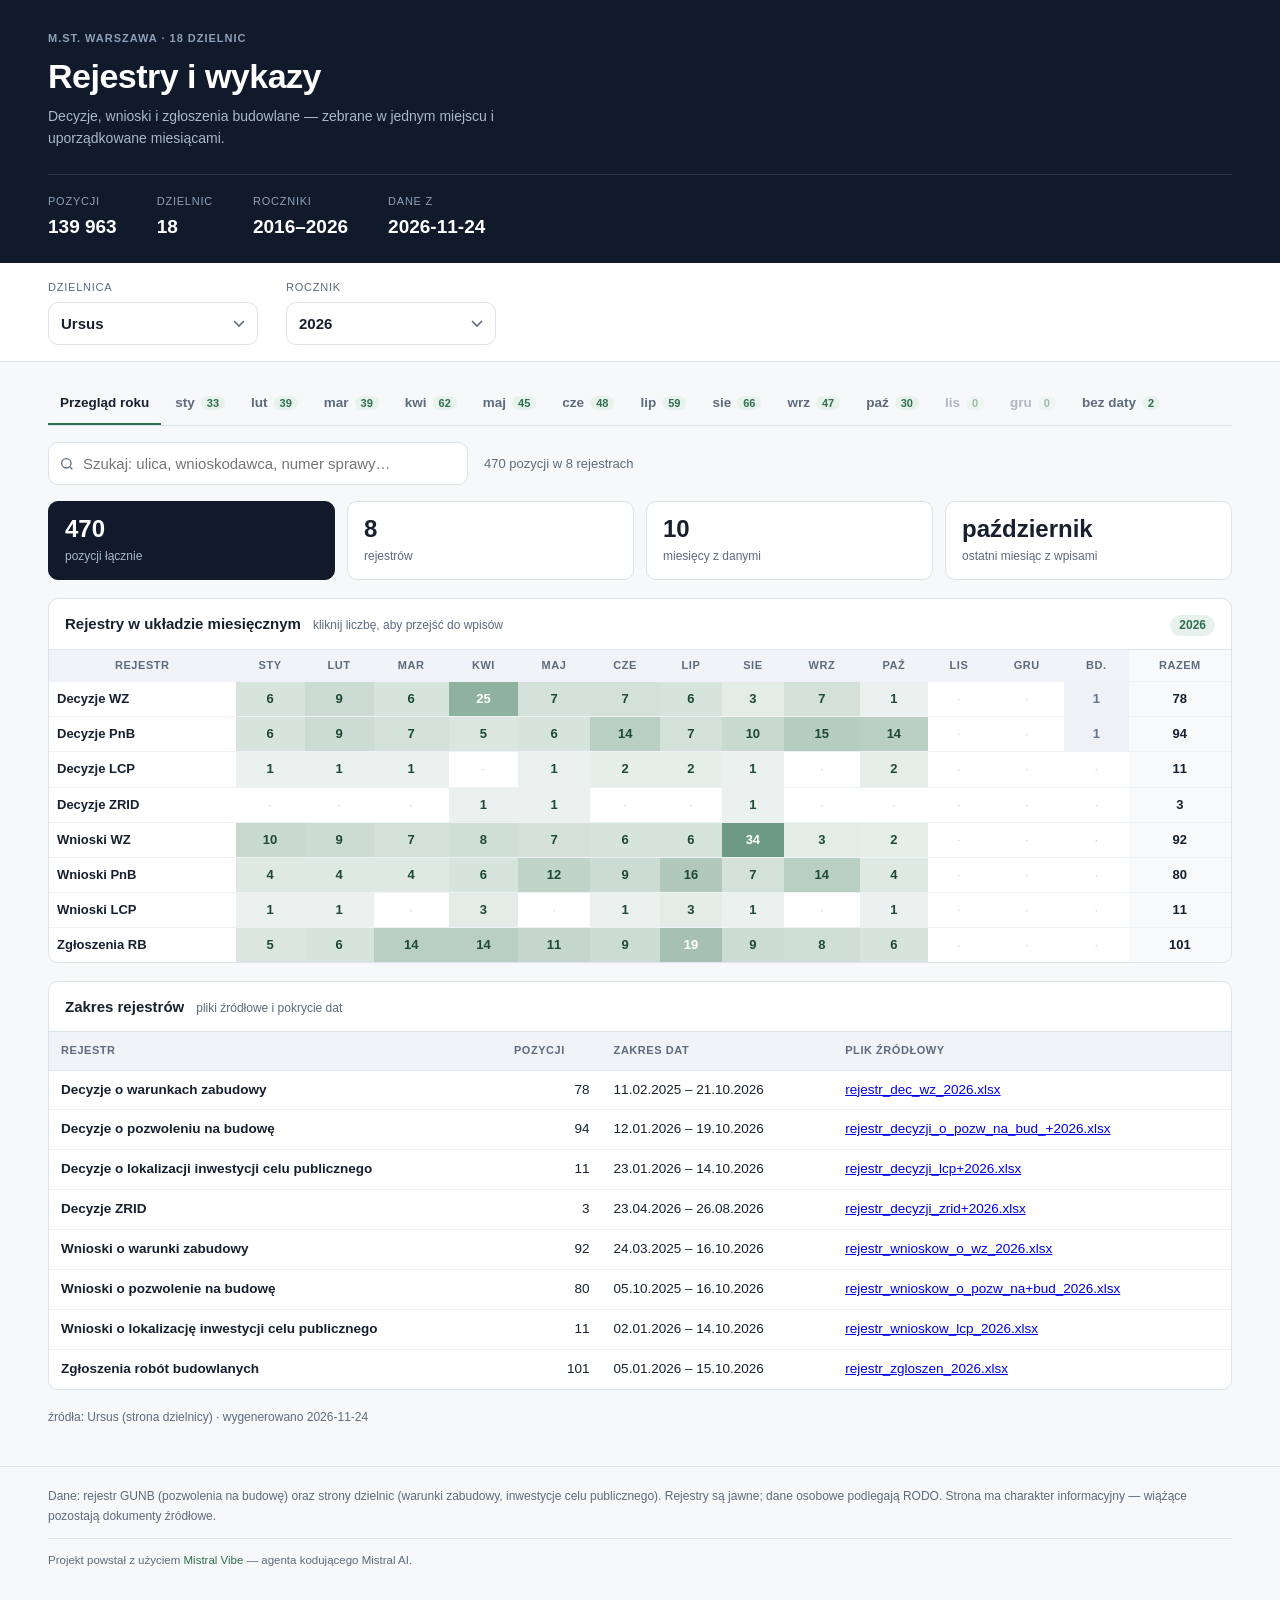
<file: site/index.html>
<!DOCTYPE html>
<html lang="pl">
<head>
<meta charset="utf-8">
<meta name="viewport" content="width=device-width, initial-scale=1">
<title>Rejestry i wykazy — Warszawa, 18 dzielnic</title>
<meta name="description" content="Decyzje o warunkach zabudowy, pozwolenia na budowę i wnioski w 18 dzielnicach Warszawy. 139 963 pozycji, roczniki 2016–2026.">
<style>:root {
  --navy: #101a2b;
  --navy-2: #1b2a44;
  --ink: #16202e;
  --muted: #5d6b7d;
  --line: #dde3ea;
  --bg: #f6f8fa;
  --card: #fff;
  --accent: #2f6f4f;
  --accent-soft: #e8f2ec;
  --radius: 10px;
  --maxw: 1280px;
  --pad: clamp(16px, 4vw, 48px);
}

* { box-sizing: border-box; }

html { -webkit-text-size-adjust: 100%; }

body {
  margin: 0;
  background: var(--bg);
  color: var(--ink);
  font: 15px/1.55 -apple-system, BlinkMacSystemFont, "Segoe UI", Roboto,
        "Helvetica Neue", Arial, sans-serif;
}

/* Wspólny kontener — dzięki niemu nagłówek, sterowanie, treść i stopka
   mają dokładnie tę samą szerokość. */
.wrap {
  max-width: var(--maxw);
  margin: 0 auto;
  padding-left: var(--pad);
  padding-right: var(--pad);
}

.muted { color: var(--muted); }

/* ---------- nagłówek ---------- */

.hero {
  background: var(--navy);
  color: #fff;
  padding: 30px 0 0;
}

.eyebrow {
  margin: 0 0 10px;
  color: #8fa1b8;
  font-size: 11px;
  font-weight: 600;
  text-transform: uppercase;
  letter-spacing: 0.09em;
}

.hero h1 {
  margin: 0;
  font-size: clamp(24px, 3.4vw, 34px);
  font-weight: 650;
  letter-spacing: -0.015em;
  line-height: 1.15;
}

.lede {
  max-width: 62ch;
  margin: 10px 0 0;
  color: #a9b8cc;
  font-size: 14px;
  line-height: 1.55;
}

.stats {
  display: flex;
  flex-wrap: wrap;
  gap: 8px 40px;
  margin: 24px 0 0;
  padding: 18px 0 22px;
  border-top: 1px solid rgba(255, 255, 255, 0.12);
}

.stats div { display: flex; flex-direction: column; gap: 2px; }

.stats dt {
  color: #8fa1b8;
  font-size: 11px;
  text-transform: uppercase;
  letter-spacing: 0.07em;
}

.stats dd {
  margin: 0;
  font-size: 19px;
  font-weight: 600;
  font-variant-numeric: tabular-nums;
}

/* ---------- sterowanie ---------- */

.controls {
  background: var(--card);
  border-bottom: 1px solid var(--line);
}

.controls .wrap {
  display: flex;
  flex-wrap: wrap;
  align-items: flex-end;
  gap: 16px 28px;
  padding-top: 16px;
  padding-bottom: 16px;
}

.field { display: flex; flex-direction: column; gap: 6px; }

.field > span {
  color: var(--muted);
  font-size: 11px;
  text-transform: uppercase;
  letter-spacing: 0.07em;
}

select {
  appearance: none;
  min-width: 210px;
  padding: 9px 34px 9px 12px;
  border: 1px solid var(--line);
  border-radius: var(--radius);
  background: var(--card) url("data:image/svg+xml;utf8,<svg xmlns='http://www.w3.org/2000/svg' width='12' height='8'><path d='M1 1l5 5 5-5' fill='none' stroke='%235d6b7d' stroke-width='1.6'/></svg>") no-repeat right 12px center;
  color: var(--ink);
  font: inherit;
  font-weight: 550;
  cursor: pointer;
}

select:disabled { opacity: 0.5; cursor: default; }

select:focus-visible, input:focus-visible, .tab:focus-visible,
.cell:focus-visible, .more:focus-visible {
  outline: 2px solid var(--accent);
  outline-offset: 1px;
}

/* ---------- treść ---------- */

main { padding: 22px 0 40px; }

.tabs {
  display: flex;
  flex-wrap: wrap;
  gap: 2px;
  border-bottom: 1px solid var(--line);
  margin-bottom: 16px;
}

.tab {
  padding: 9px 12px;
  border: 0;
  border-bottom: 2px solid transparent;
  background: none;
  color: var(--muted);
  font: inherit;
  font-size: 13.5px;
  font-weight: 550;
  cursor: pointer;
  white-space: nowrap;
}

.tab:hover { color: var(--ink); }

.tab[aria-selected="true"] {
  color: var(--ink);
  border-bottom-color: var(--accent);
}

.tab .c {
  margin-left: 6px;
  padding: 1px 6px;
  border-radius: 999px;
  background: var(--accent-soft);
  color: var(--accent);
  font-size: 11px;
  font-weight: 600;
  font-variant-numeric: tabular-nums;
}

.tab.is-empty { opacity: 0.45; }

.toolbar {
  display: flex;
  align-items: center;
  gap: 16px;
  margin-bottom: 16px;
}

.search {
  position: relative;
  flex: 1 1 auto;
  max-width: 420px;
}

.search svg {
  position: absolute;
  left: 11px;
  top: 50%;
  transform: translateY(-50%);
  width: 16px;
  height: 16px;
  color: var(--muted);
  pointer-events: none;
}

.search input {
  width: 100%;
  padding: 9px 12px 9px 34px;
  border: 1px solid var(--line);
  border-radius: var(--radius);
  background: var(--card);
  font: inherit;
}

.count {
  color: var(--muted);
  font-size: 13px;
  font-variant-numeric: tabular-nums;
}

/* ---------- kafelki ---------- */

.kpis {
  display: grid;
  grid-template-columns: repeat(auto-fit, minmax(150px, 1fr));
  gap: 12px;
  margin-bottom: 18px;
}

.kpi {
  padding: 14px 16px;
  border: 1px solid var(--line);
  border-radius: var(--radius);
  background: var(--card);
}

.kpi .n {
  font-size: 24px;
  font-weight: 650;
  line-height: 1.1;
  font-variant-numeric: tabular-nums;
}

.kpi .l {
  margin-top: 4px;
  color: var(--muted);
  font-size: 12px;
}

.kpi.is-accent {
  background: var(--navy);
  border-color: var(--navy);
  color: #fff;
}

.kpi.is-accent .l { color: #a9b8cc; }

/* ---------- panele ---------- */

.panel {
  margin-bottom: 18px;
  border: 1px solid var(--line);
  border-radius: var(--radius);
  background: var(--card);
  overflow: hidden;
}

.panel-head {
  display: flex;
  align-items: baseline;
  flex-wrap: wrap;
  gap: 4px 12px;
  padding: 13px 16px;
  border-bottom: 1px solid var(--line);
}

.panel-head h2 {
  margin: 0;
  font-size: 15px;
  font-weight: 650;
}

.panel-head .sub {
  color: var(--muted);
  font-size: 12px;
}

.panel-head .count {
  margin-left: auto;
  padding: 1px 9px;
  border-radius: 999px;
  background: var(--accent-soft);
  color: var(--accent);
  font-size: 12px;
  font-weight: 600;
}

.tbl-wrap { overflow-x: auto; }

.month-title {
  display: flex;
  align-items: baseline;
  flex-wrap: wrap;
  gap: 4px 12px;
  margin: 0 0 14px;
}

.month-title h2 {
  margin: 0;
  font-size: 19px;
  font-weight: 650;
  letter-spacing: -0.01em;
}

.month-title .n {
  color: var(--muted);
  font-size: 13px;
}

/* ---------- macierz rejestr × miesiąc ---------- */

table.matrix {
  width: 100%;
  border-collapse: collapse;
  font-size: 13px;
}

table.matrix th,
table.matrix td {
  padding: 7px 8px;
  border-bottom: 1px solid #eef1f5;
  text-align: center;
}

table.matrix thead th {
  background: #f0f3f7;
  color: var(--muted);
  font-size: 11px;
  font-weight: 600;
  text-transform: uppercase;
  letter-spacing: 0.05em;
  white-space: nowrap;
}

table.matrix tbody th {
  text-align: left;
  font-weight: 600;
  white-space: nowrap;
}

table.matrix tbody tr:last-child th,
table.matrix tbody tr:last-child td { border-bottom: 0; }

table.matrix td.zero { color: #c3ccd6; }

table.matrix td.cell {
  cursor: pointer;
  font-weight: 600;
  font-variant-numeric: tabular-nums;
}

table.matrix td.cell:hover { outline: 2px solid var(--accent); outline-offset: -2px; }

table.matrix th.total,
table.matrix td.total {
  background: #f7f9fb;
  font-weight: 700;
  font-variant-numeric: tabular-nums;
}

/* ---------- tabele danych ---------- */

table.tbl {
  width: 100%;
  border-collapse: collapse;
  font-size: 13.5px;
}

table.tbl thead th {
  position: sticky;
  top: 0;
  z-index: 1;
  padding: 10px 12px;
  border-bottom: 1px solid var(--line);
  background: #f0f3f7;
  color: var(--muted);
  font-size: 11px;
  font-weight: 600;
  text-transform: uppercase;
  letter-spacing: 0.05em;
  text-align: left;
  white-space: nowrap;
}

table.tbl tbody td {
  padding: 9px 12px;
  border-bottom: 1px solid #eef1f5;
  vertical-align: top;
}

table.tbl tbody tr:last-child td { border-bottom: 0; }
table.tbl tbody tr:hover { background: #fafbfc; }

th.num, td.num {
  text-align: right;
  font-variant-numeric: tabular-nums;
  white-space: nowrap;
}

td.date { white-space: nowrap; font-variant-numeric: tabular-nums; }
td.nr { white-space: nowrap; }
td.wide { min-width: 260px; }
td.mid { min-width: 150px; }

/* ---------- odznaki ---------- */

.badge {
  display: inline-block;
  padding: 1px 8px;
  border-radius: 999px;
  font-size: 11.5px;
  font-weight: 600;
  white-space: nowrap;
}

.badge.ok { background: #e8f2ec; color: #2f6f4f; }
.badge.no { background: #fdecea; color: #a4342a; }
.badge.neutral { background: #eef2f7; color: #5d6b7d; }
.badge.info { background: #e8eef7; color: #2b4a7a; }

/* ---------- zwijanie długich komórek ---------- */

.clamp {
  display: -webkit-box;
  -webkit-line-clamp: 2;
  -webkit-box-orient: vertical;
  overflow: hidden;
}

.clamp.open {
  display: block;
  -webkit-line-clamp: unset;
}

.more {
  margin-top: 4px;
  padding: 0;
  border: 0;
  background: none;
  color: var(--accent);
  font: inherit;
  font-size: 12px;
  cursor: pointer;
}

/* ---------- komunikaty ---------- */

.empty, .error {
  margin: 0;
  padding: 40px 16px;
  color: var(--muted);
  text-align: center;
}

.empty b, .error b { display: block; margin-bottom: 4px; color: var(--ink); }

.error { color: #a4342a; }

.source {
  margin: 14px 0 0;
  color: var(--muted);
  font-size: 12px;
}

.source a { color: var(--accent); }

/* ---------- stopka ---------- */

footer {
  border-top: 1px solid var(--line);
  padding: 20px 0 32px;
}

footer p {
  margin: 0;
  color: var(--muted);
  font-size: 12px;
  line-height: 1.6;
}

footer .credit {
  margin-top: 12px;
  padding-top: 12px;
  border-top: 1px solid var(--line);
  font-size: 11.5px;
}

footer .credit a {
  color: var(--accent);
  text-decoration: none;
}

footer .credit a:hover { text-decoration: underline; }

/* ---------- wąskie ekrany ---------- */

@media (max-width: 640px) {
  .stats { gap: 8px 24px; }
  .stats dd { font-size: 16px; }
  select { min-width: 0; width: 100%; }
  .field { flex: 1 1 100%; }
  .search { max-width: none; }
  .toolbar { flex-wrap: wrap; }
  table.matrix { font-size: 12px; }
  table.matrix th, table.matrix td { padding: 6px 4px; }
}
</style>
</head>
<body>

<header class="hero">
  <div class="wrap">
    <p class="eyebrow">m.st. Warszawa &middot; 18 dzielnic</p>
    <h1>Rejestry i wykazy</h1>
    <p class="lede">
      Decyzje, wnioski i zgłoszenia budowlane &mdash; zebrane w jednym miejscu
      i uporządkowane miesiącami.
    </p>
    <dl class="stats">
      <div><dt>pozycji</dt><dd>139 963</dd></div>
      <div><dt>dzielnic</dt><dd>18</dd></div>
      <div><dt>roczniki</dt><dd>2016–2026</dd></div>
      <div><dt>dane z</dt><dd>2026-11-24</dd></div>
    </dl>
  </div>
</header>

<nav class="controls" aria-label="Wybór dzielnicy i rocznika">
  <div class="wrap">
    <label class="field">
      <span>Dzielnica</span>
      <select id="district"></select>
    </label>
    <label class="field">
      <span>Rocznik</span>
      <select id="year"></select>
    </label>
  </div>
</nav>

<main>
  <div class="wrap">

    <nav class="tabs" id="tabs" role="tablist" aria-label="Wybór miesiąca"></nav>

    <div class="toolbar">
      <div class="search">
        <svg viewBox="0 0 24 24" fill="none" stroke="currentColor" stroke-width="2" aria-hidden="true">
          <circle cx="11" cy="11" r="7"></circle>
          <path d="M20 20l-3.5-3.5"></path>
        </svg>
        <input id="q" type="search" placeholder="Szukaj: ulica, wnioskodawca, numer sprawy…"
               aria-label="Szukaj w rejestrach" autocomplete="off">
      </div>
      <span id="count" class="count"></span>
    </div>

    <div id="view" aria-live="polite"></div>

    <p id="source" class="source"></p>

  </div>
</main>

<footer>
  <div class="wrap">
    <p>
      Dane: rejestr GUNB (pozwolenia na budowę) oraz strony dzielnic (warunki
      zabudowy, inwestycje celu publicznego). Rejestry są jawne; dane osobowe
      podlegają RODO. Strona ma charakter informacyjny &mdash; wiążące pozostają
      dokumenty źródłowe.
    </p>
    <p class="credit">
      Projekt powstał z użyciem
      <a href="https://mistral.ai/products/vibe/" target="_blank" rel="noopener">Mistral Vibe</a>
      &mdash; agenta kodującego Mistral AI.
    </p>
  </div>
</footer>

<script>/* Rejestry i wykazy — Warszawa. Bez zależności, dane ładowane na żądanie. */
(function () {
  'use strict';

  var $ = function (id) { return document.getElementById(id); };

  var MONTHS = ['styczeń', 'luty', 'marzec', 'kwiecień', 'maj', 'czerwiec',
    'lipiec', 'sierpień', 'wrzesień', 'październik', 'listopad', 'grudzień'];
  var MONTHS_SHORT = ['sty', 'lut', 'mar', 'kwi', 'maj', 'cze',
    'lip', 'sie', 'wrz', 'paź', 'lis', 'gru'];

  var state = {
    index: null, district: null, year: null,
    view: 'overview', month: null, q: ''
  };

  var elDistrict = $('district');
  var elYear = $('year');
  var elTabs = $('tabs');
  var elView = $('view');
  var elCount = $('count');
  var elSource = $('source');
  var elQ = $('q');

  var D = null;                 // dane wybranego rocznika
  var byMonth = {};             // regId -> miesiąc -> wiersze
  var totals = { all: 0, byMonth: {}, byReg: {} };

  /* ------------------------------------------------------------- pomocnicze */

  function esc(s) {
    return String(s == null ? '' : s)
      .replace(/&/g, '&amp;').replace(/</g, '&lt;')
      .replace(/>/g, '&gt;').replace(/"/g, '&quot;');
  }

  function fmt(n) {
    return String(n).replace(/\B(?=(\d{3})+(?!\d))/g, ' ');
  }

  function fmtDate(iso) {
    if (!iso) return '';
    var p = iso.split('-');
    return p[2] + '.' + p[1] + '.' + p[0];
  }

  function norm(s) {
    return String(s == null ? '' : s)
      .toLowerCase()
      .replace(/ą/g, 'a').replace(/ć/g, 'c').replace(/ę/g, 'e')
      .replace(/ł/g, 'l').replace(/ń/g, 'n').replace(/ó/g, 'o')
      .replace(/ś/g, 's').replace(/ź/g, 'z').replace(/ż/g, 'z');
  }

  function plural(n, one, few, many) {
    if (n === 1) return one;
    var d = n % 10, h = n % 100;
    if (d >= 2 && d <= 4 && (h < 10 || h >= 20)) return few;
    return many;
  }

  function monthOf(row) {
    if (!row.d) return 0;
    var m = parseInt(row.d.slice(5, 7), 10);
    return m >= 1 && m <= 12 ? m : 0;
  }

  function badgeClass(v) {
    var t = norm(v);
    if (/^ustalam|^pnb$|^udzielam|^zatwierdz/.test(t)) return 'ok';
    if (/odmawiam|^odmowa|^sprzeciw/.test(t)) return 'no';
    if (/umorz|uchylam|^brak/.test(t)) return 'neutral';
    if (/przenies|zmieniam|^pnr$/.test(t)) return 'info';
    return 'neutral';
  }

  function getJSON(url) {
    return fetch(url, { cache: 'no-cache' }).then(function (r) {
      if (!r.ok) throw new Error(url + ' → HTTP ' + r.status);
      return r.json();
    });
  }

  /* ------------------------------------------------------------ adres w pasku */

  function readHash() {
    var p = (location.hash || '').replace(/^#\/?/, '').split('/');
    return {
      district: p[0] || null,
      year: p[1] || null,
      month: (p[2] === undefined || p[2] === '') ? null : p[2]
    };
  }

  function writeHash() {
    var h = '#/' + state.district + '/' + state.year +
            (state.view === 'month' ? '/' + state.month : '');
    if (location.hash !== h) history.replaceState(null, '', h);
  }

  /* ------------------------------------------------------------------ indeks */

  function districtEntry(slug) {
    return state.index.districts.filter(function (d) { return d.slug === slug; })[0];
  }

  function buildIndex() {
    byMonth = {};
    totals = { all: 0, byMonth: {}, byReg: {} };

    D.registers.forEach(function (reg) {
      byMonth[reg.id] = {};
      totals.byReg[reg.id] = 0;
      reg.rows.forEach(function (row) {
        var m = monthOf(row);
        (byMonth[reg.id][m] = byMonth[reg.id][m] || []).push(row);
        totals.byReg[reg.id]++;
        totals.all++;
        totals.byMonth[m] = (totals.byMonth[m] || 0) + 1;
      });
    });
  }

  function rowsFor(regId, m) {
    return (byMonth[regId] && byMonth[regId][m]) || [];
  }

  function monthTotal(m) { return totals.byMonth[m] || 0; }

  function lastMonthLabel() {
    for (var m = 12; m >= 1; m--) if (monthTotal(m) > 0) return MONTHS[m - 1];
    return '—';
  }

  /* ------------------------------------------------------------- lista wyboru */

  function renderDistricts() {
    var list = state.index.districts.slice().sort(function (a, b) {
      return a.name.localeCompare(b.name, 'pl');
    });
    elDistrict.innerHTML = list.map(function (d) {
      return '<option value="' + esc(d.slug) + '">' + esc(d.name) + '</option>';
    }).join('');
    elDistrict.value = state.district;
  }

  function renderYears() {
    var d = districtEntry(state.district);
    if (!d || !d.years.length) {
      elYear.innerHTML = '';
      elYear.disabled = true;
      return;
    }
    elYear.disabled = false;
    elYear.innerHTML = d.years.slice().reverse().map(function (y) {
      return '<option value="' + y.year + '">' + y.year + '</option>';
    }).join('');
    elYear.value = state.year;
  }

  /* ------------------------------------------------------------------- zakładki */

  function renderTabs() {
    if (!D) { elTabs.innerHTML = ''; return; }

    var html = '<button class="tab" type="button" role="tab" data-view="overview"' +
      ' aria-selected="' + (state.view === 'overview') + '">Przegląd roku</button>';

    for (var m = 1; m <= 12; m++) {
      var n = monthTotal(m);
      html += '<button class="tab' + (n === 0 ? ' is-empty' : '') + '" type="button"' +
        ' role="tab" data-month="' + m + '" aria-selected="' +
        (state.view === 'month' && state.month === m) + '">' +
        MONTHS_SHORT[m - 1] + '<span class="c">' + n + '</span></button>';
    }

    if (monthTotal(0) > 0) {
      html += '<button class="tab" type="button" role="tab" data-month="0"' +
        ' aria-selected="' + (state.view === 'month' && state.month === 0) + '">' +
        'bez daty<span class="c">' + monthTotal(0) + '</span></button>';
    }

    elTabs.innerHTML = html;
  }

  /* ------------------------------------------------------------------ przegląd */

  function kpi(n, label, accent) {
    return '<div class="kpi' + (accent ? ' is-accent' : '') + '">' +
      '<div class="n">' + n + '</div><div class="l">' + label + '</div></div>';
  }

  function renderOverview() {
    var maxCell = 1;
    D.registers.forEach(function (reg) {
      for (var m = 1; m <= 12; m++) {
        maxCell = Math.max(maxCell, rowsFor(reg.id, m).length);
      }
    });

    var activeMonths = 0;
    for (var m = 1; m <= 12; m++) if (monthTotal(m) > 0) activeMonths++;

    var html = '<div class="kpis">' +
      kpi(fmt(totals.all), 'pozycji łącznie', true) +
      kpi(D.registers.length, 'rejestrów', false) +
      kpi(activeMonths, 'miesięcy z danymi', false) +
      kpi(lastMonthLabel(), 'ostatni miesiąc z wpisami', false) +
      '</div>';

    /* macierz rejestr × miesiąc */
    html += '<div class="panel"><div class="panel-head">' +
      '<h2>Rejestry w układzie miesięcznym</h2>' +
      '<span class="sub">kliknij liczbę, aby przejść do wpisów</span>' +
      '<span class="count">' + D.year + '</span></div>' +
      '<div class="panel-body"><div class="tbl-wrap">' +
      '<table class="matrix"><thead><tr><th>Rejestr</th>';

    for (var i = 1; i <= 12; i++) html += '<th>' + MONTHS_SHORT[i - 1] + '</th>';
    if (monthTotal(0) > 0) html += '<th>bd.</th>';
    html += '<th class="total">Razem</th></tr></thead><tbody>';

    D.registers.forEach(function (reg) {
      html += '<tr><th scope="row">' + esc(reg.short) + '</th>';

      for (var mm = 1; mm <= 12; mm++) {
        var n = rowsFor(reg.id, mm).length;
        if (n === 0) {
          html += '<td class="zero">·</td>';
        } else {
          var a = 0.08 + 0.62 * (n / maxCell);
          html += '<td class="cell" data-goto="' + mm + '" data-reg="' + reg.id +
            '" style="background:rgba(47,111,79,' + a.toFixed(3) + ');color:' +
            (a > 0.42 ? '#fff' : '#1d4a33') + '" title="' + esc(reg.name) + ' — ' +
            MONTHS[mm - 1] + ': ' + n + '">' + n + '</td>';
        }
      }

      if (monthTotal(0) > 0) {
        var n0 = rowsFor(reg.id, 0).length;
        html += n0 === 0
          ? '<td class="zero">·</td>'
          : '<td class="cell" data-goto="0" data-reg="' + reg.id +
            '" style="background:#eef2f7;color:#64748b" title="bez daty: ' + n0 + '">' +
            n0 + '</td>';
      }

      html += '<td class="total">' + totals.byReg[reg.id] + '</td></tr>';
    });

    html += '</tbody></table></div></div></div>';

    /* zakres rejestrów */
    html += '<div class="panel"><div class="panel-head">' +
      '<h2>Zakres rejestrów</h2>' +
      '<span class="sub">pliki źródłowe i pokrycie dat</span></div>' +
      '<div class="panel-body"><div class="tbl-wrap">' +
      '<table class="tbl"><thead><tr><th>Rejestr</th><th class="num">Pozycji</th>' +
      '<th>Zakres dat</th><th>Plik źródłowy</th></tr></thead><tbody>';

    D.registers.forEach(function (reg) {
      var dates = reg.rows.map(function (r) { return r.d; }).filter(Boolean).sort();
      var range = dates.length
        ? fmtDate(dates[0]) + ' – ' + fmtDate(dates[dates.length - 1])
        : '<span class="muted">brak dat</span>';
      var src = reg.url
        ? '<a href="' + esc(reg.url) + '" target="_blank" rel="noopener">' +
          esc(reg.file || 'plik') + '</a>'
        : esc(reg.file || '—');

      html += '<tr><td><b>' + esc(reg.name) + '</b></td>' +
        '<td class="num">' + reg.rows.length + '</td>' +
        '<td class="date">' + range + '</td>' +
        '<td>' + src + '</td></tr>';
    });

    html += '</tbody></table></div></div></div>';

    elView.innerHTML = html;
  }

  /* -------------------------------------------------------------------- miesiąc */

  function renderMonth(m) {
    var total = monthTotal(m);
    var label = m === 0
      ? 'Pozycje bez daty'
      : MONTHS[m - 1].charAt(0).toUpperCase() + MONTHS[m - 1].slice(1) + ' ' + D.year;

    var html = '<div class="month-title"><h2>' + label + '</h2>' +
      '<span class="n">' + total + ' ' +
      plural(total, 'pozycja', 'pozycje', 'pozycji') + '</span></div>';

    if (total === 0) {
      html += '<div class="panel"><div class="empty"><b>Brak wpisów w tym miesiącu</b>' +
        'Urząd nie opublikował jeszcze danych dla tego okresu.</div></div>';
      elView.innerHTML = html;
      return;
    }

    if (m === 0) {
      html += '<div class="panel"><div class="empty" style="padding:22px">' +
        'Wpisy, dla których w pliku źródłowym nie podano daty. Zostaną przypisane ' +
        'do miesiąca, gdy urząd uzupełni rejestr.</div></div>';
    }

    D.registers.forEach(function (reg) {
      var rows = rowsFor(reg.id, m);
      if (!rows.length) return;
      html += renderRegisterPanel(reg, rows,
        m === 0 ? 'bez daty' : MONTHS[m - 1] + ' ' + D.year);
    });

    elView.innerHTML = html;
  }

  function renderRegisterPanel(reg, rows, periodLabel) {
    var h = '<div class="panel" id="reg-' + esc(reg.id) + '">' +
      '<div class="panel-head"><h2>' + esc(reg.name) + '</h2>' +
      '<span class="sub">' + esc(periodLabel) + '</span>' +
      '<span class="count">' + rows.length + '</span></div>' +
      '<div class="panel-body"><div class="tbl-wrap">' +
      '<table class="tbl"><thead><tr><th class="num">Lp.</th><th>Data</th>';

    reg.cols.forEach(function (c) { h += '<th>' + esc(c.l) + '</th>'; });
    h += '</tr></thead><tbody>';

    rows.forEach(function (row, i) {
      h += '<tr><td class="num">' + (i + 1) + '</td>' +
        '<td class="date">' + (row.d ? fmtDate(row.d) : '<span class="muted">—</span>') + '</td>';

      reg.cols.forEach(function (c) {
        var v = row.c[c.k];
        if (v == null || v === '') { h += '<td class="muted">—</td>'; return; }

        if (c.k === 'roz' || c.k === 'rodz') {
          h += '<td><span class="badge ' + badgeClass(v) + '">' + esc(v) + '</span></td>';
        } else if (c.k === 'nr') {
          h += '<td class="nr">' + esc(v) + '</td>';
        } else {
          var cls = c.w === 'wide' ? 'wide' : (c.w === 'mid' ? 'mid' : '');
          if (String(v).length > 150) {
            h += '<td class="' + cls + '"><div class="clamp">' + esc(v) + '</div>' +
              '<button class="more" type="button">więcej</button></td>';
          } else {
            h += '<td class="' + cls + '">' + esc(v) + '</td>';
          }
        }
      });

      h += '</tr>';
    });

    h += '</tbody></table></div></div></div>';
    return h;
  }

  /* ---------------------------------------------------------------- wyszukiwanie */

  function renderSearch(q) {
    var nq = norm(q);
    var hits = [];

    D.registers.forEach(function (reg) {
      reg.rows.forEach(function (row) {
        var hay = norm(reg.name + ' ' + Object.keys(row.c).map(function (k) {
          return row.c[k];
        }).join(' '));
        if (hay.indexOf(nq) !== -1) hits.push({ reg: reg, row: row });
      });
    });

    var html = '<div class="month-title"><h2>Wyniki wyszukiwania</h2>' +
      '<span class="n">„' + esc(q) + '” — ' + hits.length + ' ' +
      plural(hits.length, 'pozycja', 'pozycje', 'pozycji') + '</span></div>';

    if (!hits.length) {
      html += '<div class="panel"><div class="empty"><b>Nic nie znaleziono</b>' +
        'Spróbuj krótszej frazy, np. nazwy ulicy lub wnioskodawcy.</div></div>';
      elView.innerHTML = html;
      return;
    }

    var grouped = {};
    hits.forEach(function (h) {
      (grouped[h.reg.id] = grouped[h.reg.id] || []).push(h.row);
    });

    D.registers.forEach(function (reg) {
      if (!grouped[reg.id]) return;
      html += renderRegisterPanel(reg, grouped[reg.id], 'wyniki wyszukiwania');
    });

    elView.innerHTML = html;
  }

  /* ---------------------------------------------------------------------- źródło */

  function renderSource() {
    if (!D) { elSource.innerHTML = ''; return; }
    var d = districtEntry(state.district);
    var bits = [];
    if (d && d.sources && d.sources.length) {
      bits.push('źródła: ' + d.sources.map(esc).join(', '));
    }
    bits.push('wygenerowano ' + esc(D.generated.slice(0, 10)));
    elSource.innerHTML = bits.join(' · ');
  }

  /* ---------------------------------------------------------------------- rysowanie */

  function draw() {
    renderYears();
    renderTabs();

    if (state.q.trim().length >= 2) {
      renderSearch(state.q.trim());
      elCount.textContent = '';
    } else if (state.view === 'month') {
      renderMonth(state.month);
      elCount.textContent = fmt(monthTotal(state.month)) + ' ' +
        plural(monthTotal(state.month), 'pozycja', 'pozycje', 'pozycji');
    } else {
      renderOverview();
      elCount.textContent = fmt(totals.all) + ' ' +
        plural(totals.all, 'pozycja', 'pozycje', 'pozycji') +
        ' w ' + D.registers.length + ' rejestrach';
    }

    renderSource();
    writeHash();
  }

  /* ---------------------------------------------------------------------- ładowanie */

  function loadYear() {
    elView.innerHTML = '<p class="empty">Wczytywanie…</p>';
    var url = 'data/' + state.district + '/' + state.year + '.json';

    return getJSON(url).then(function (data) {
      D = data;
      buildIndex();
      draw();
    }).catch(function (e) {
      D = null;
      elTabs.innerHTML = '';
      elCount.textContent = '';
      elView.innerHTML = '<p class="error">Nie udało się wczytać danych: ' +
        esc(e.message) + '</p>';
    });
  }

  function selectDistrict(slug) {
    var d = districtEntry(slug);
    if (!d) return;
    state.district = slug;
    state.year = d.default;
    state.view = 'overview';
    state.month = null;
    state.q = '';
    elQ.value = '';
    elDistrict.value = slug;
    renderYears();
    return loadYear();
  }

  function selectYear(year) {
    state.year = Number(year);
    state.view = 'overview';
    state.month = null;
    state.q = '';
    elQ.value = '';
    return loadYear();
  }

  /* ---------------------------------------------------------------------- zdarzenia */

  elDistrict.addEventListener('change', function () { selectDistrict(this.value); });

  elYear.addEventListener('change', function () { selectYear(this.value); });

  elTabs.addEventListener('click', function (e) {
    var t = e.target.closest('.tab');
    if (!t) return;

    if (t.dataset.view === 'overview') {
      state.view = 'overview';
      state.month = null;
    } else {
      state.view = 'month';
      state.month = parseInt(t.dataset.month, 10);
    }

    state.q = '';
    elQ.value = '';
    draw();
    window.scrollTo({ top: 0, behavior: 'smooth' });
  });

  elView.addEventListener('click', function (e) {
    var cell = e.target.closest('td.cell');
    if (cell) {
      state.view = 'month';
      state.month = parseInt(cell.dataset.goto, 10);
      state.q = '';
      elQ.value = '';
      draw();
      var target = document.getElementById('reg-' + cell.dataset.reg);
      if (target) target.scrollIntoView({ behavior: 'smooth', block: 'start' });
      return;
    }

    var more = e.target.closest('.more');
    if (more) {
      var box = more.previousElementSibling;
      box.classList.toggle('open');
      more.textContent = box.classList.contains('open') ? 'mniej' : 'więcej';
    }
  });

  var timer = null;
  elQ.addEventListener('input', function () {
    var v = this.value;
    clearTimeout(timer);
    timer = setTimeout(function () { state.q = v; draw(); }, 160);
  });

  window.addEventListener('hashchange', function () {
    var h = readHash();
    if (h.district && h.district !== state.district) {
      var p = selectDistrict(h.district);
      if (p && p.then) p.then(function () { if (h.year) selectYear(h.year); });
    }
  });

  /* ---------------------------------------------------------------------- start */

  getJSON('data/index.json').then(function (index) {
    state.index = index;

    var h = readHash();
    var withData = index.districts.filter(function (d) { return d.years.length; });
    if (!withData.length) throw new Error('manifest bez danych');

    var start = withData.filter(function (d) { return d.slug === h.district; })[0] ||
                withData.filter(function (d) { return d.slug === 'ursus'; })[0] ||
                withData[0];

    state.district = start.slug;

    var wanted = h.year && start.years.filter(function (y) {
      return String(y.year) === h.year;
    })[0];
    state.year = wanted ? Number(h.year) : start.default;

    if (h.month !== null && /^\d{1,2}$/.test(h.month)) {
      state.view = 'month';
      state.month = parseInt(h.month, 10);
    }

    renderDistricts();
    return loadYear();
  }).catch(function (e) {
    var hint = '';
    if (location.protocol === 'file:') {
      hint = '<br><br>Plik otwarty spod <code>file://</code> — w tym trybie ' +
             'przeglądarka blokuje pobieranie danych (<code>fetch()</code>). ' +
             'Uruchom podgląd przez HTTP: ' +
             '<code>python -m http.server --directory site</code> ' +
             'i wejdź na <a href="http://localhost:8000/">localhost:8000</a>.';
    }
    elView.innerHTML = '<p class="error">Nie udało się wczytać manifestu: ' +
      esc(e.message) + hint + '</p>';
  });
})();
</script>
</body>
</html>
</file>
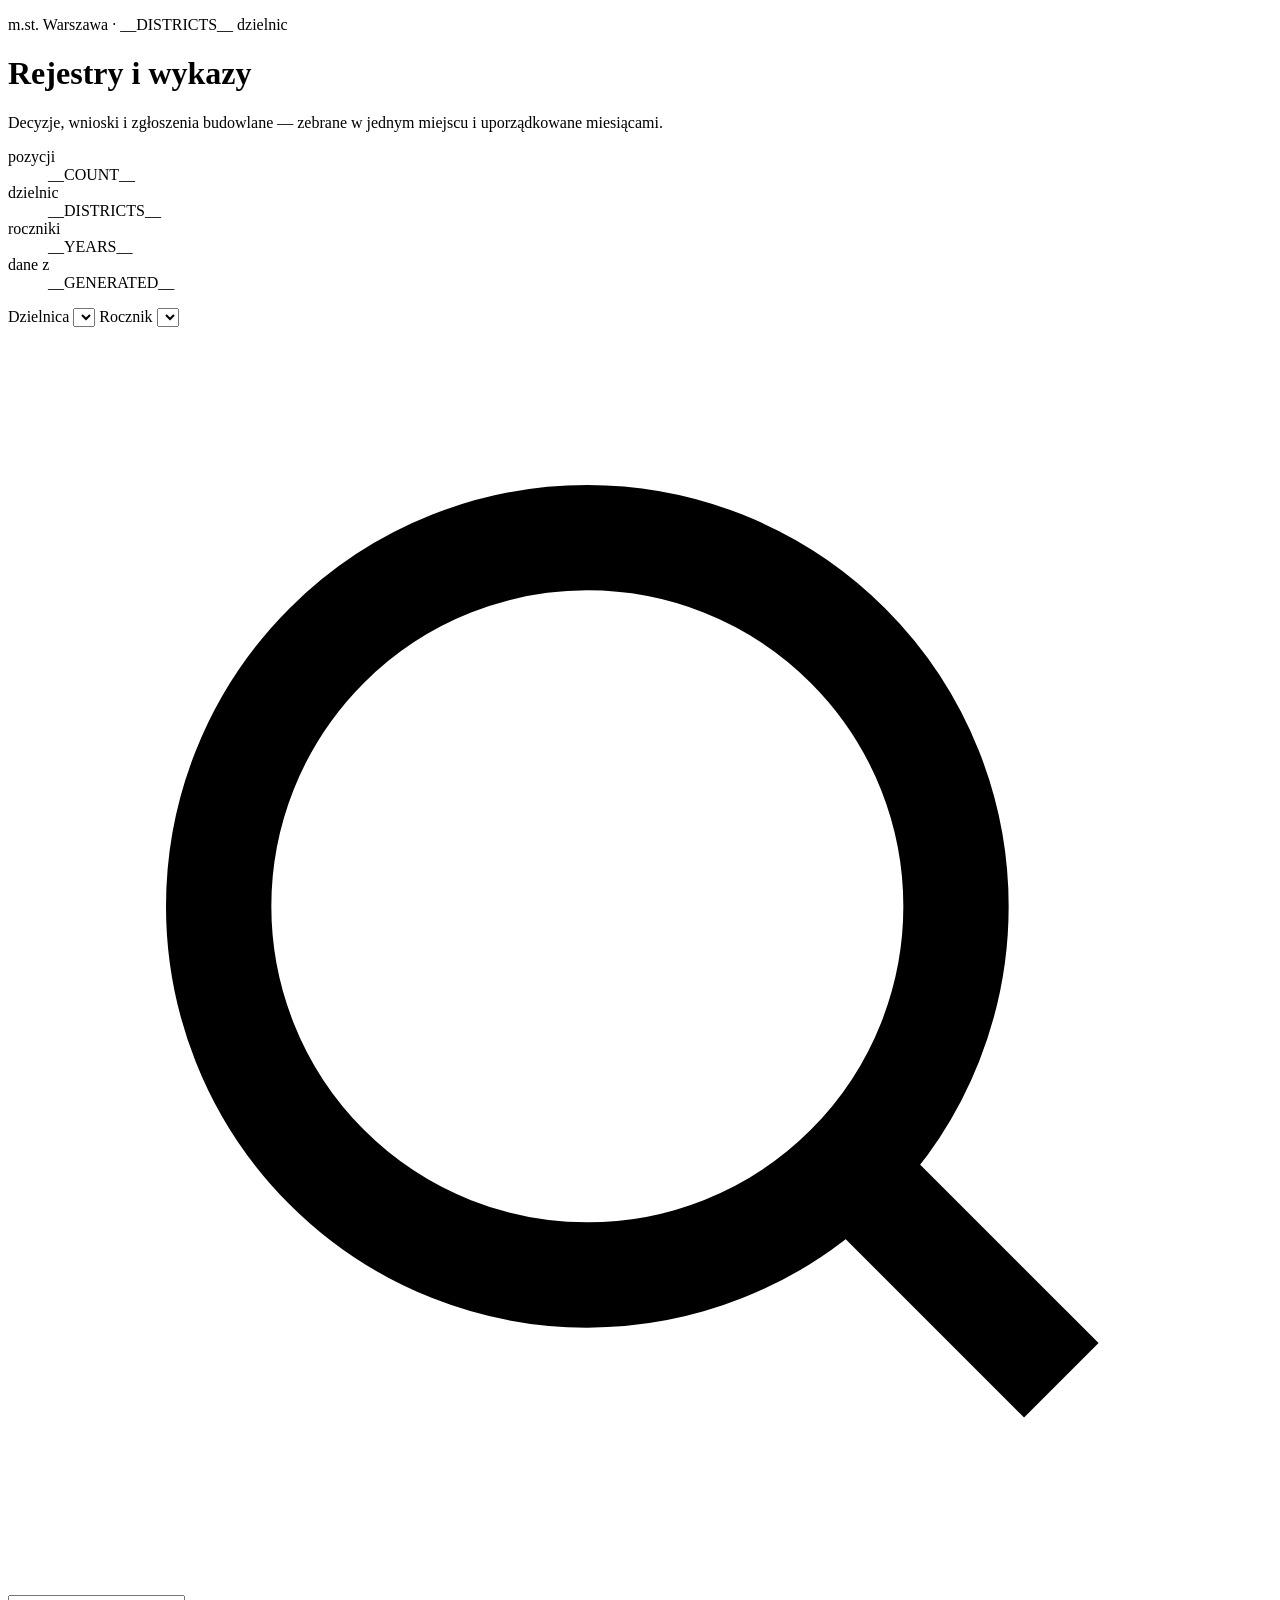
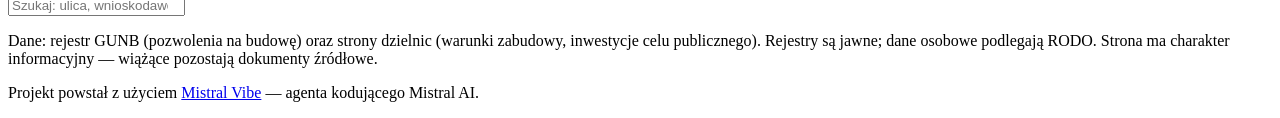
<file: templates/index.html>
<!DOCTYPE html>
<html lang="pl">
<head>
<meta charset="utf-8">
<meta name="viewport" content="width=device-width, initial-scale=1">
<title>Rejestry i wykazy — Warszawa, __DISTRICTS__ dzielnic</title>
<meta name="description" content="Decyzje o warunkach zabudowy, pozwolenia na budowę i wnioski w __DISTRICTS__ dzielnicach Warszawy. __COUNT__ pozycji, roczniki __YEARS__.">
<style>__STYLE__</style>
</head>
<body>

<header class="hero">
  <div class="wrap">
    <p class="eyebrow">m.st. Warszawa &middot; __DISTRICTS__ dzielnic</p>
    <h1>Rejestry i wykazy</h1>
    <p class="lede">
      Decyzje, wnioski i zgłoszenia budowlane &mdash; zebrane w jednym miejscu
      i uporządkowane miesiącami.
    </p>
    <dl class="stats">
      <div><dt>pozycji</dt><dd>__COUNT__</dd></div>
      <div><dt>dzielnic</dt><dd>__DISTRICTS__</dd></div>
      <div><dt>roczniki</dt><dd>__YEARS__</dd></div>
      <div><dt>dane z</dt><dd>__GENERATED__</dd></div>
    </dl>
  </div>
</header>

<nav class="controls" aria-label="Wybór dzielnicy i rocznika">
  <div class="wrap">
    <label class="field">
      <span>Dzielnica</span>
      <select id="district"></select>
    </label>
    <label class="field">
      <span>Rocznik</span>
      <select id="year"></select>
    </label>
  </div>
</nav>

<main>
  <div class="wrap">

    <nav class="tabs" id="tabs" role="tablist" aria-label="Wybór miesiąca"></nav>

    <div class="toolbar">
      <div class="search">
        <svg viewBox="0 0 24 24" fill="none" stroke="currentColor" stroke-width="2" aria-hidden="true">
          <circle cx="11" cy="11" r="7"></circle>
          <path d="M20 20l-3.5-3.5"></path>
        </svg>
        <input id="q" type="search" placeholder="Szukaj: ulica, wnioskodawca, numer sprawy…"
               aria-label="Szukaj w rejestrach" autocomplete="off">
      </div>
      <span id="count" class="count"></span>
    </div>

    <div id="view" aria-live="polite"></div>

    <p id="source" class="source"></p>

  </div>
</main>

<footer>
  <div class="wrap">
    <p>
      Dane: rejestr GUNB (pozwolenia na budowę) oraz strony dzielnic (warunki
      zabudowy, inwestycje celu publicznego). Rejestry są jawne; dane osobowe
      podlegają RODO. Strona ma charakter informacyjny &mdash; wiążące pozostają
      dokumenty źródłowe.
    </p>
    <p class="credit">
      Projekt powstał z użyciem
      <a href="https://mistral.ai/products/vibe/" target="_blank" rel="noopener">Mistral Vibe</a>
      &mdash; agenta kodującego Mistral AI.
    </p>
  </div>
</footer>

<script>__SCRIPT__</script>
</body>
</html>
</file>
